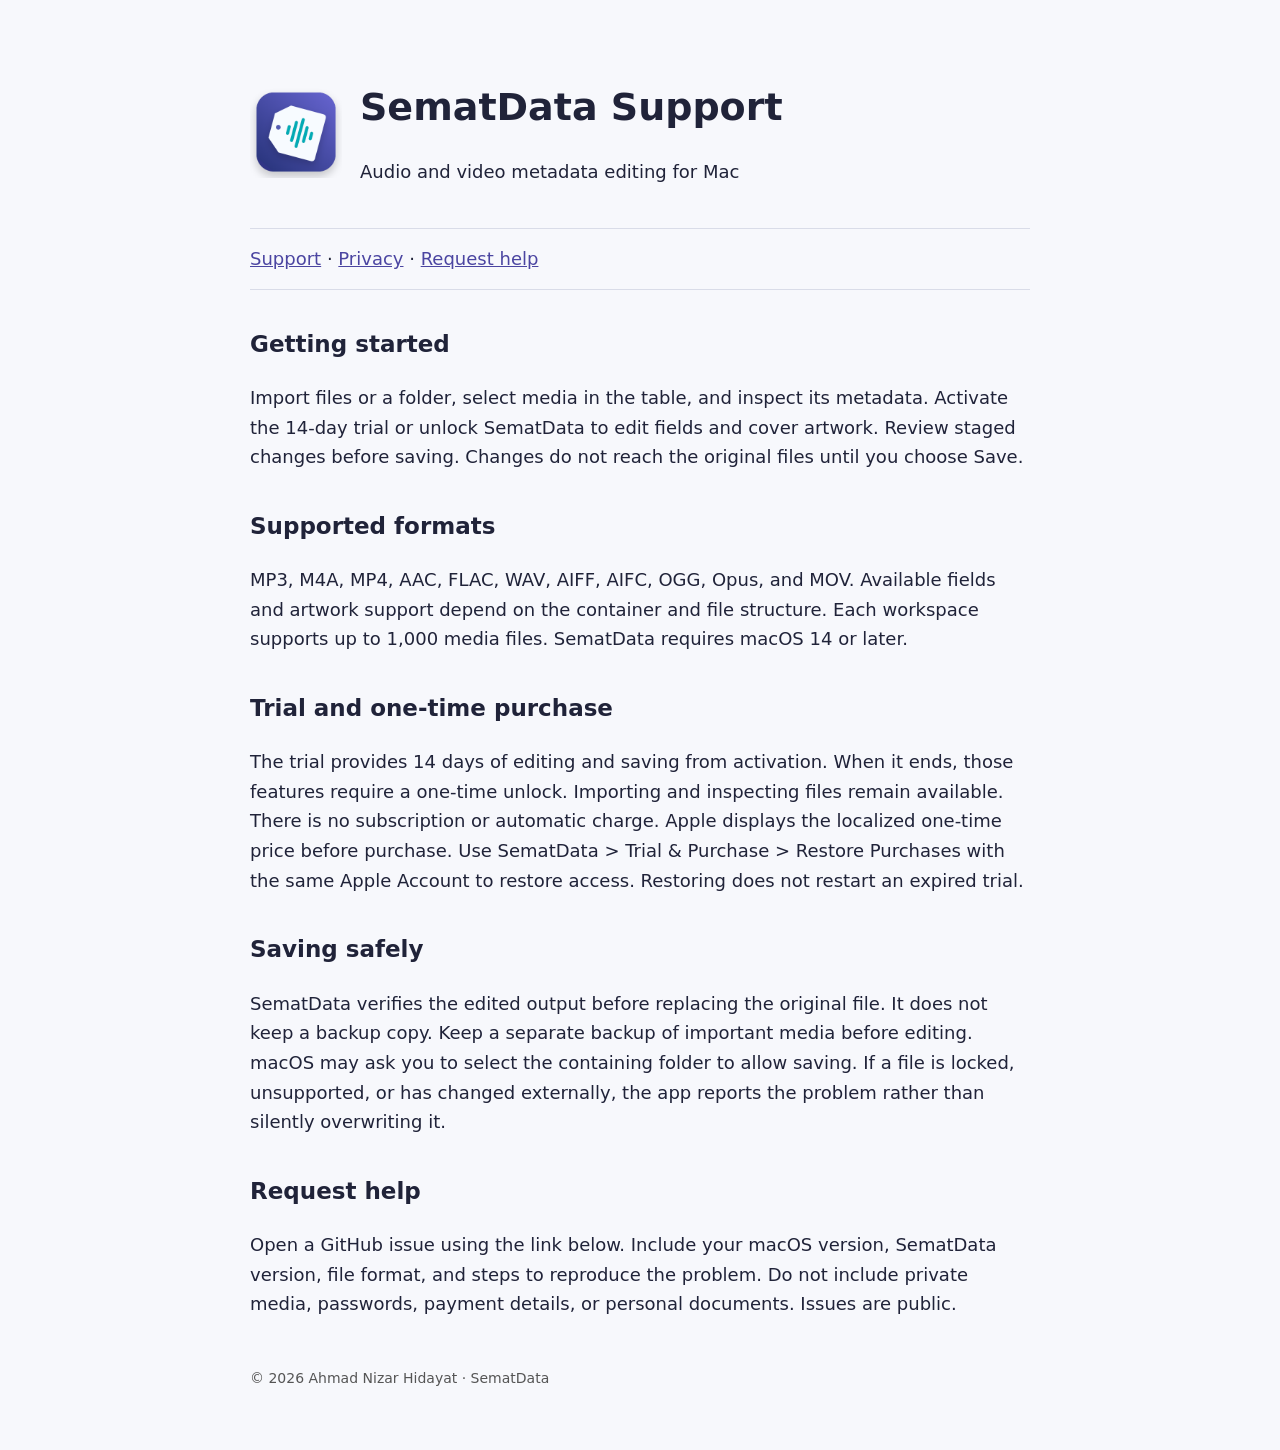
<file: index.html>
<!doctype html><html lang="en"><head><meta charset="utf-8"><meta name="viewport" content="width=device-width, initial-scale=1"><title>SematData Support</title><link rel="stylesheet" href="style.css"></head><body><main><header><img src="icon.png" alt=""><div><h1>SematData Support</h1><p>Audio and video metadata editing for Mac</p></div></header><nav><a href="index.html">Support</a> · <a href="privacy.html">Privacy</a> · <a href="https://github.com/ahmadnizar0209/sematdata-support/issues">Request help</a></nav><section><h2>Getting started</h2><p>Import files or a folder, select media in the table, and inspect its metadata. Activate the 14-day trial or unlock SematData to edit fields and cover artwork. Review staged changes before saving. Changes do not reach the original files until you choose Save.</p></section><section><h2>Supported formats</h2><p>MP3, M4A, MP4, AAC, FLAC, WAV, AIFF, AIFC, OGG, Opus, and MOV. Available fields and artwork support depend on the container and file structure. Each workspace supports up to 1,000 media files. SematData requires macOS 14 or later.</p></section><section><h2>Trial and one-time purchase</h2><p>The trial provides 14 days of editing and saving from activation. When it ends, those features require a one-time unlock. Importing and inspecting files remain available. There is no subscription or automatic charge. Apple displays the localized one-time price before purchase. Use SematData &gt; Trial &amp; Purchase &gt; Restore Purchases with the same Apple Account to restore access. Restoring does not restart an expired trial.</p></section><section><h2>Saving safely</h2><p>SematData verifies the edited output before replacing the original file. It does not keep a backup copy. Keep a separate backup of important media before editing. macOS may ask you to select the containing folder to allow saving. If a file is locked, unsupported, or has changed externally, the app reports the problem rather than silently overwriting it.</p></section><section><h2>Request help</h2><p>Open a GitHub issue using the link below. Include your macOS version, SematData version, file format, and steps to reproduce the problem. Do not include private media, passwords, payment details, or personal documents. Issues are public.</p></section><footer>© 2026 Ahmad Nizar Hidayat · SematData</footer></main></body></html>
</file>
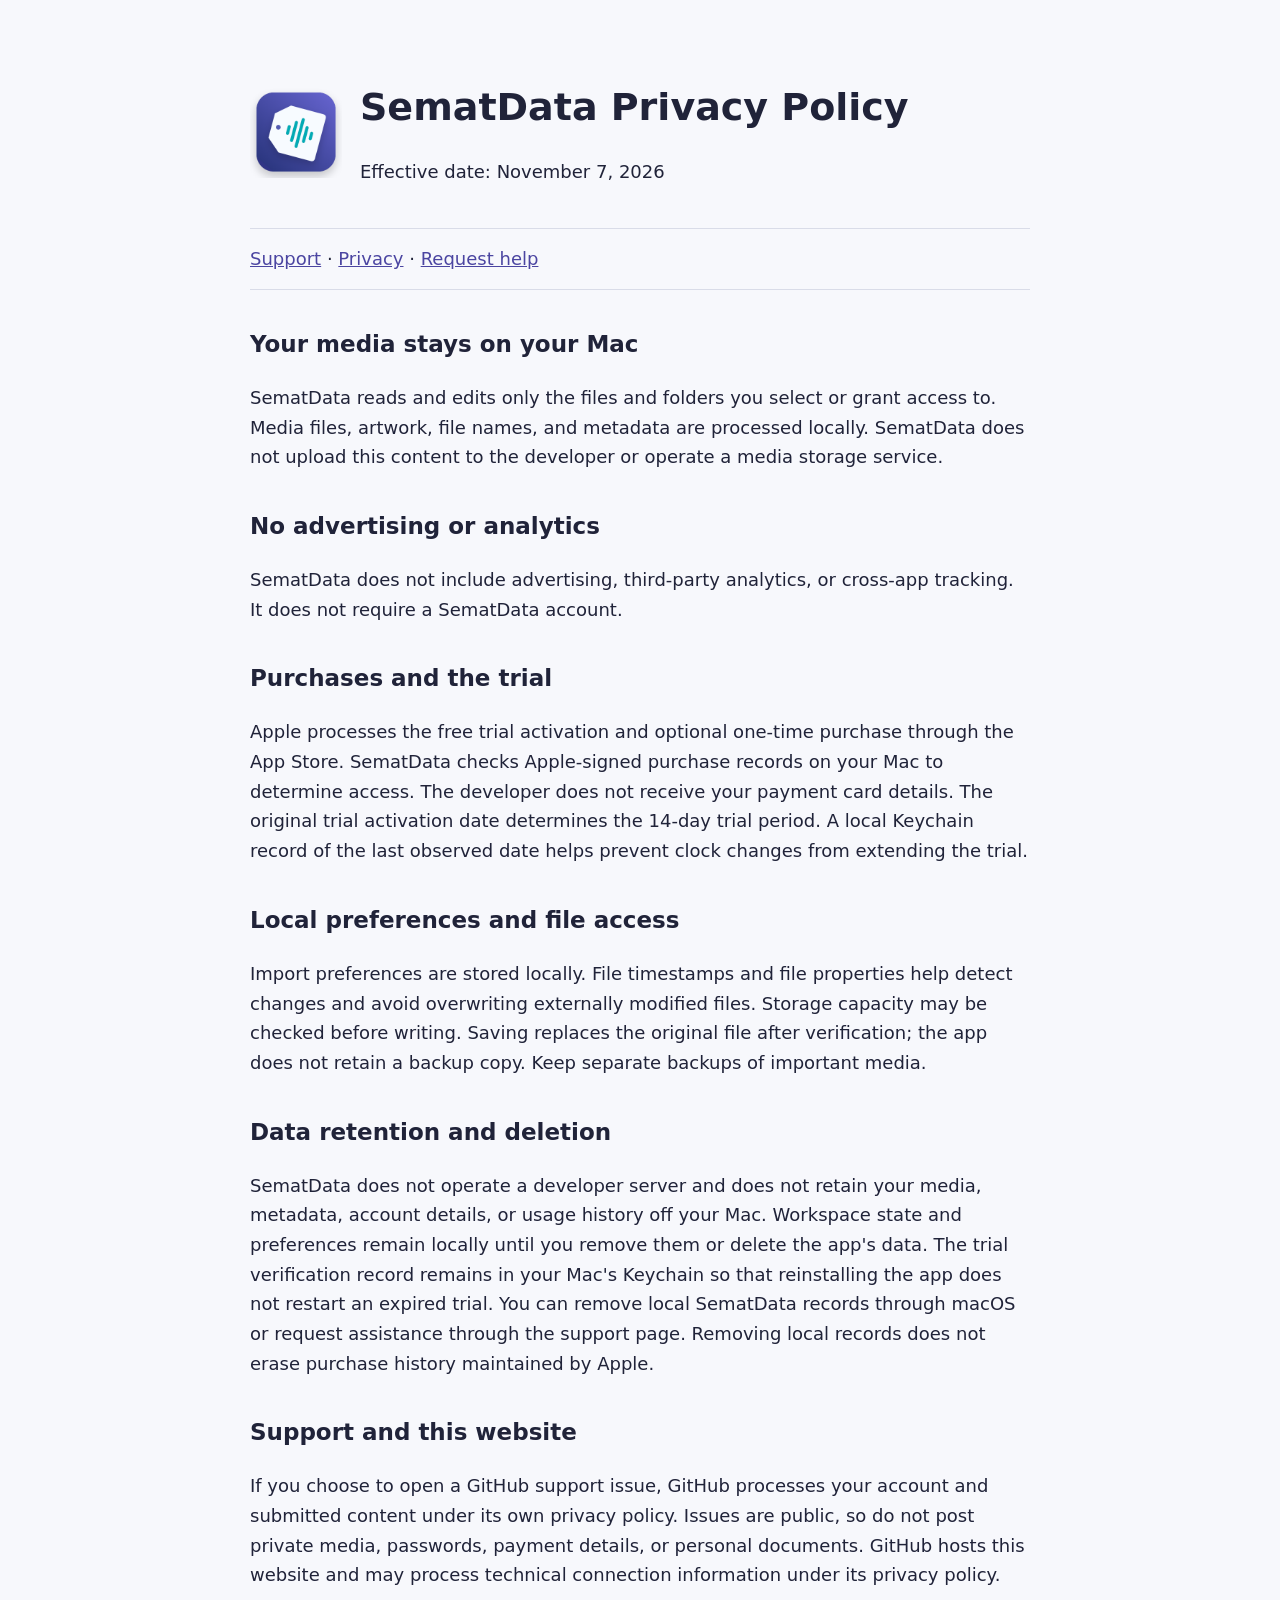
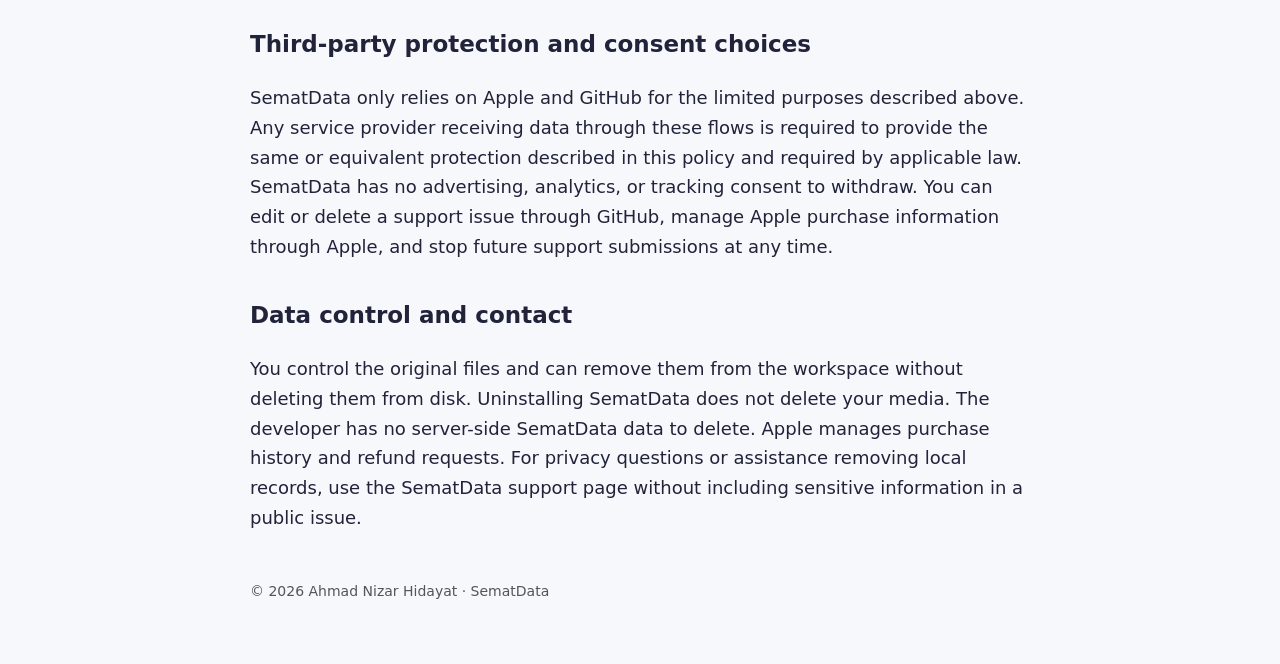
<file: privacy.html>
<!doctype html><html lang="en"><head><meta charset="utf-8"><meta name="viewport" content="width=device-width, initial-scale=1"><title>SematData Privacy Policy</title><link rel="stylesheet" href="style.css"></head><body><main><header><img src="icon.png" alt=""><div><h1>SematData Privacy Policy</h1><p>Effective date: November 7, 2026</p></div></header><nav><a href="index.html">Support</a> · <a href="privacy.html">Privacy</a> · <a href="https://github.com/ahmadnizar0209/sematdata-support/issues">Request help</a></nav><section><h2>Your media stays on your Mac</h2><p>SematData reads and edits only the files and folders you select or grant access to. Media files, artwork, file names, and metadata are processed locally. SematData does not upload this content to the developer or operate a media storage service.</p></section><section><h2>No advertising or analytics</h2><p>SematData does not include advertising, third-party analytics, or cross-app tracking. It does not require a SematData account.</p></section><section><h2>Purchases and the trial</h2><p>Apple processes the free trial activation and optional one-time purchase through the App Store. SematData checks Apple-signed purchase records on your Mac to determine access. The developer does not receive your payment card details. The original trial activation date determines the 14-day trial period. A local Keychain record of the last observed date helps prevent clock changes from extending the trial.</p></section><section><h2>Local preferences and file access</h2><p>Import preferences are stored locally. File timestamps and file properties help detect changes and avoid overwriting externally modified files. Storage capacity may be checked before writing. Saving replaces the original file after verification; the app does not retain a backup copy. Keep separate backups of important media.</p></section><section><h2>Data retention and deletion</h2><p>SematData does not operate a developer server and does not retain your media, metadata, account details, or usage history off your Mac. Workspace state and preferences remain locally until you remove them or delete the app's data. The trial verification record remains in your Mac's Keychain so that reinstalling the app does not restart an expired trial. You can remove local SematData records through macOS or request assistance through the support page. Removing local records does not erase purchase history maintained by Apple.</p></section><section><h2>Support and this website</h2><p>If you choose to open a GitHub support issue, GitHub processes your account and submitted content under its own privacy policy. Issues are public, so do not post private media, passwords, payment details, or personal documents. GitHub hosts this website and may process technical connection information under its privacy policy.</p></section><section><h2>Third-party protection and consent choices</h2><p>SematData only relies on Apple and GitHub for the limited purposes described above. Any service provider receiving data through these flows is required to provide the same or equivalent protection described in this policy and required by applicable law. SematData has no advertising, analytics, or tracking consent to withdraw. You can edit or delete a support issue through GitHub, manage Apple purchase information through Apple, and stop future support submissions at any time.</p></section><section><h2>Data control and contact</h2><p>You control the original files and can remove them from the workspace without deleting them from disk. Uninstalling SematData does not delete your media. The developer has no server-side SematData data to delete. Apple manages purchase history and refund requests. For privacy questions or assistance removing local records, use the SematData support page without including sensitive information in a public issue.</p></section><footer>© 2026 Ahmad Nizar Hidayat · SematData</footer></main></body></html>
</file>
<file: style.css>
body{font:18px/1.65 system-ui,sans-serif;background:#f7f8fc;color:#202339;margin:0}main{max-width:780px;margin:60px auto;padding:0 24px}header{display:flex;align-items:center;gap:18px}img{width:92px;height:92px}h1{font-size:38px;line-height:1.2}h2{font-size:23px;margin-top:36px}nav{margin:24px 0;padding:15px 0;border-block:1px solid #d9dce8}a{color:#4b45a1}footer{font-size:14px;margin-top:48px;color:#555}
</file>
